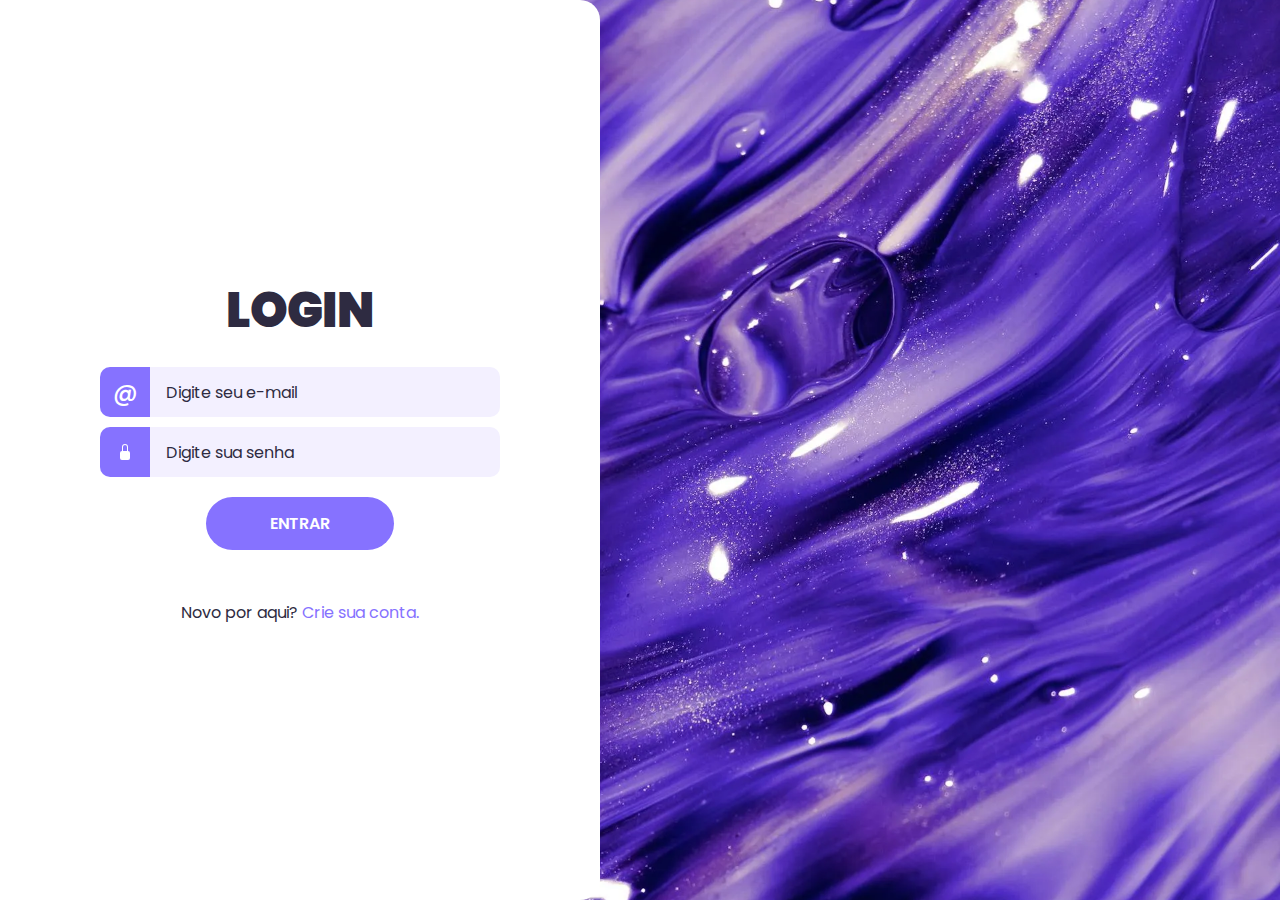
<file: index.html>
<!DOCTYPE html>
<html lang="pt-br">
<head>
    <meta charset="UTF-8">
    <meta name="viewport" content="width=device-width, initial-scale=1.0">
    <title>Login</title>

    <!-- Meu CSS -->
    <link rel="stylesheet" href="css/style.css">
    <!-- Meu JS -->
    <script src="js/script.js" defer></script>
</head>
<body>
    <div class="wrapper">
        <h1>Login</h1>
        <form action="" method="post" id="form">
            <div>
                <label for="email-input">
                    <span>@</span>
                </label>
                <input type="email" name="email" id="email-input" placeholder="Digite seu e-mail">
            </div>
            <div>
                <label for="password-input">
                    <svg xmlns="http://www.w3.org/2000/svg" width="16" height="16" fill="currentColor" class="bi bi-lock-fill" viewBox="0 0 16 16">
                        <path d="M8 1a2 2 0 0 1 2 2v4H6V3a2 2 0 0 1 2-2m3 6V3a3 3 0 0 0-6 0v4a2 2 0 0 0-2 2v5a2 2 0 0 0 2 2h6a2 2 0 0 0 2-2V9a2 2 0 0 0-2-2"/>
                      </svg>
                </label>
                <input type="password" name="password" id="password-input" placeholder="Digite sua senha">
            </div>
            <button type="submit">Entrar</button>
        </form>
        <p id="error-message"></p>
        <p>Novo por aqui? <a href="register.html">Crie sua conta.</a></p>
    </div>
</body>
</html>
</file>
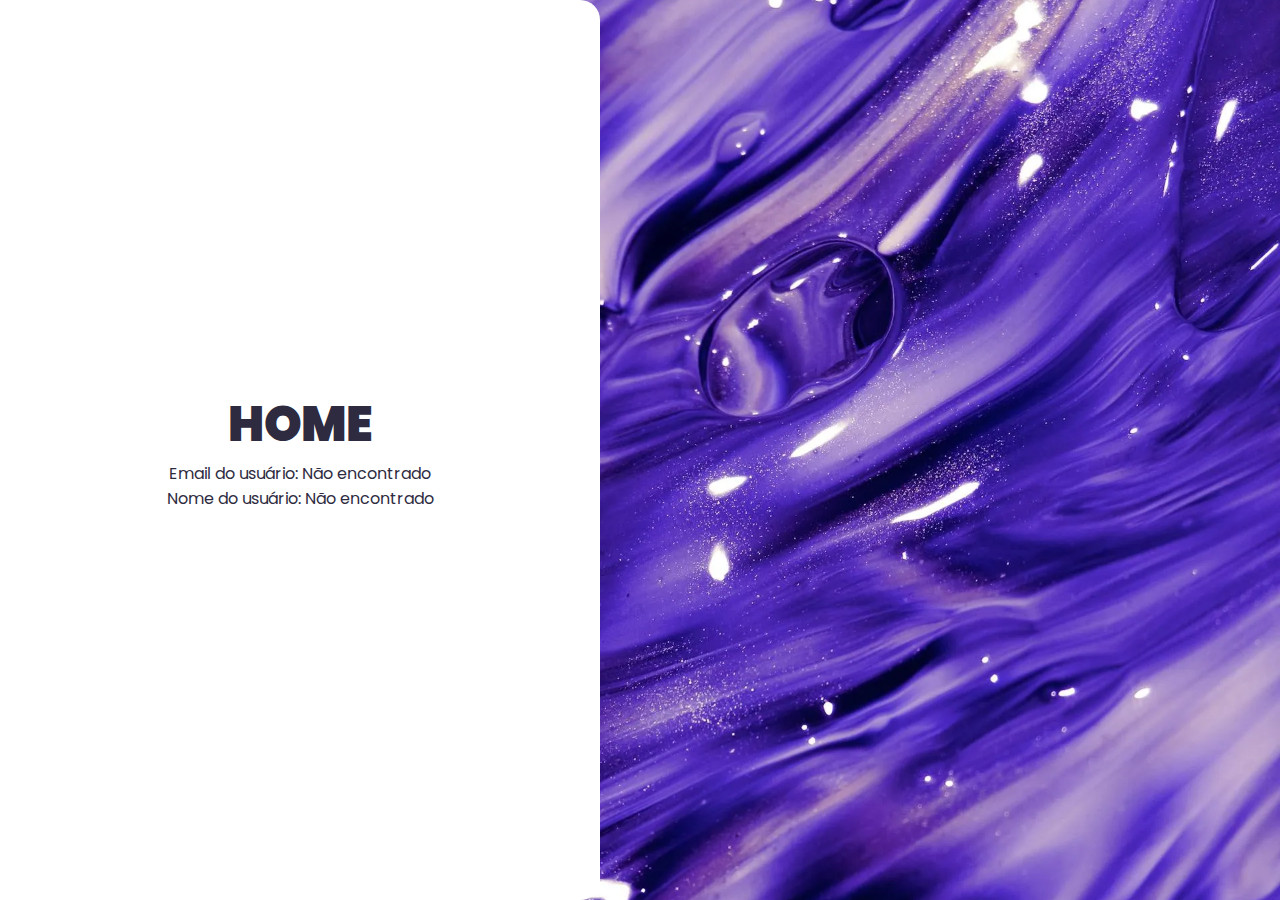
<file: home.html>
<!DOCTYPE html>
<html lang="pt-br">

<head>
    <meta charset="UTF-8">
    <meta name="viewport" content="width=device-width, initial-scale=1.0">
    <title>Home</title>

    <!-- Meu CSS -->
    <link rel="stylesheet" href="css/style.css">
    <!-- Meu JS -->
    <script src="js/script.js" defer></script>
</head>

<body>
    <div class="wrapper">
        <h1>Home</h1>

        <p>Email do usuário: <span id="user-email"></span></p>
        <p>Nome do usuário: <span id="user-name"></span></p>

        <script>
            document.addEventListener('DOMContentLoaded', function() {
                const userEmail = localStorage.getItem('userEmail');
                if (userEmail) {
                    document.getElementById('user-email').textContent = userEmail;
                } else {
                    document.getElementById('user-email').textContent = 'Não encontrado';
                }

                const userName = localStorage.getItem('userName');
                if (userName) {
                    document.getElementById('user-name').textContent = userName;
                } else {
                    document.getElementById('user-name').textContent = 'Não encontrado';
                }
            });
        </script>
    </div>
</body>

</html>
</file>
<file: css/style.css>
@import url('https://fonts.googleapis.com/css2?family=Poppins:ital,wght@0,100;0,200;0,300;0,400;0,500;0,600;0,700;0,800;0,900;1,100;1,200;1,300;1,400;1,500;1,600;1,700;1,800;1,900&display=swap');

:root{
    --accent-color:#8672ff;
    --base-color:white;
    --text-color: #2E2B41;
    --input-color:#f3f0ff;
}

* {
    margin: 0;
    padding: 0;
}

html {
    font-family: "Poppins", sans-serif;
    font-size: 12pt;
    color: var(--text-color);
    text-align: center;
}

body {
    min-height: 100vh;
    background-image: url(../img/fundo.jpg);
    background-size: cover;
    background-position: right;
    overflow: hidden;
}

.wrapper{
    box-sizing: border-box;
    background-color: var(--base-color);
    height: 100vh;
    width: max(40%, 600px);
    padding: 10px;
    border-radius: 0 20px 20px 0;
    display: flex;
    flex-direction: column;
    align-items: center;
    justify-content: center;
}

h1{
    font-size: 3rem;
    font-weight: 900;
    text-transform: uppercase;
}

form {
    width: min(400px, 100%);
    margin-top: 20px;
    margin-bottom: 50px;
    display: flex;
    flex-direction: column;
    align-items: center;
    gap: 10px;
}

form > div {
    width: 100%;
    display: flex;
    justify-content: center;
}

form label{
    flex-shrink: 0;
    height: 50px;
    width: 50px;
    background-color: var(--accent-color);
    fill: var(--base-color);
    color: var(--base-color);
    border-radius: 10px 0 0 10px;
    display: flex;
    justify-content: center;
    align-items: center;
    font-size: 1.5rem;
    font-weight: 500;
}

form input{
    box-sizing: border-box;
    flex-grow: 1;
    min-width: 0;
    height: 50px;
    padding: 1em;
    font: inherit;
    border-radius: 0 10px 10px 0;
    border: 2px solid var(--input-color);
    border-left: none;
    background-color: var(--input-color);
    transition: 150ms ease;
}

form input:hover{
    border-color: var(--accent-color);
}

form input:focus{
    outline: none;
    border-color: var(--text-color);
}

div:has(input:focus) > label{
    background-color: var(--text-color);
}

form input::placeholder{
    color: var(--text-color);
}

form button{
    margin-top: 10px;
    border: none;
    border-radius: 1000px;
    padding: .85em 4em;
    background-color: var(--accent-color);
    color: var(--base-color);
    font: inherit;
    font-weight: 600;
    text-transform: uppercase;
    cursor: pointer;
    transition: 150ms ease;
  }
  form button:hover{
    background-color: var(--text-color);
  }
  form button:focus{
    outline: none;
    background-color: var(--text-color);
}

a{
    text-decoration: none;
    color: var(--accent-color);
  }
  a:hover{
    text-decoration: underline;
}

@media(max-width: 1100px){
    .wrapper{
      width: min(600px, 100%);
      border-radius: 0;
    }
}

form div.incorrect label{
    background-color: #f06272;
  }
  form div.incorrect input{
    border-color: #f06272;
  }
  #error-message{
    color:#f06272;
}
</file>
